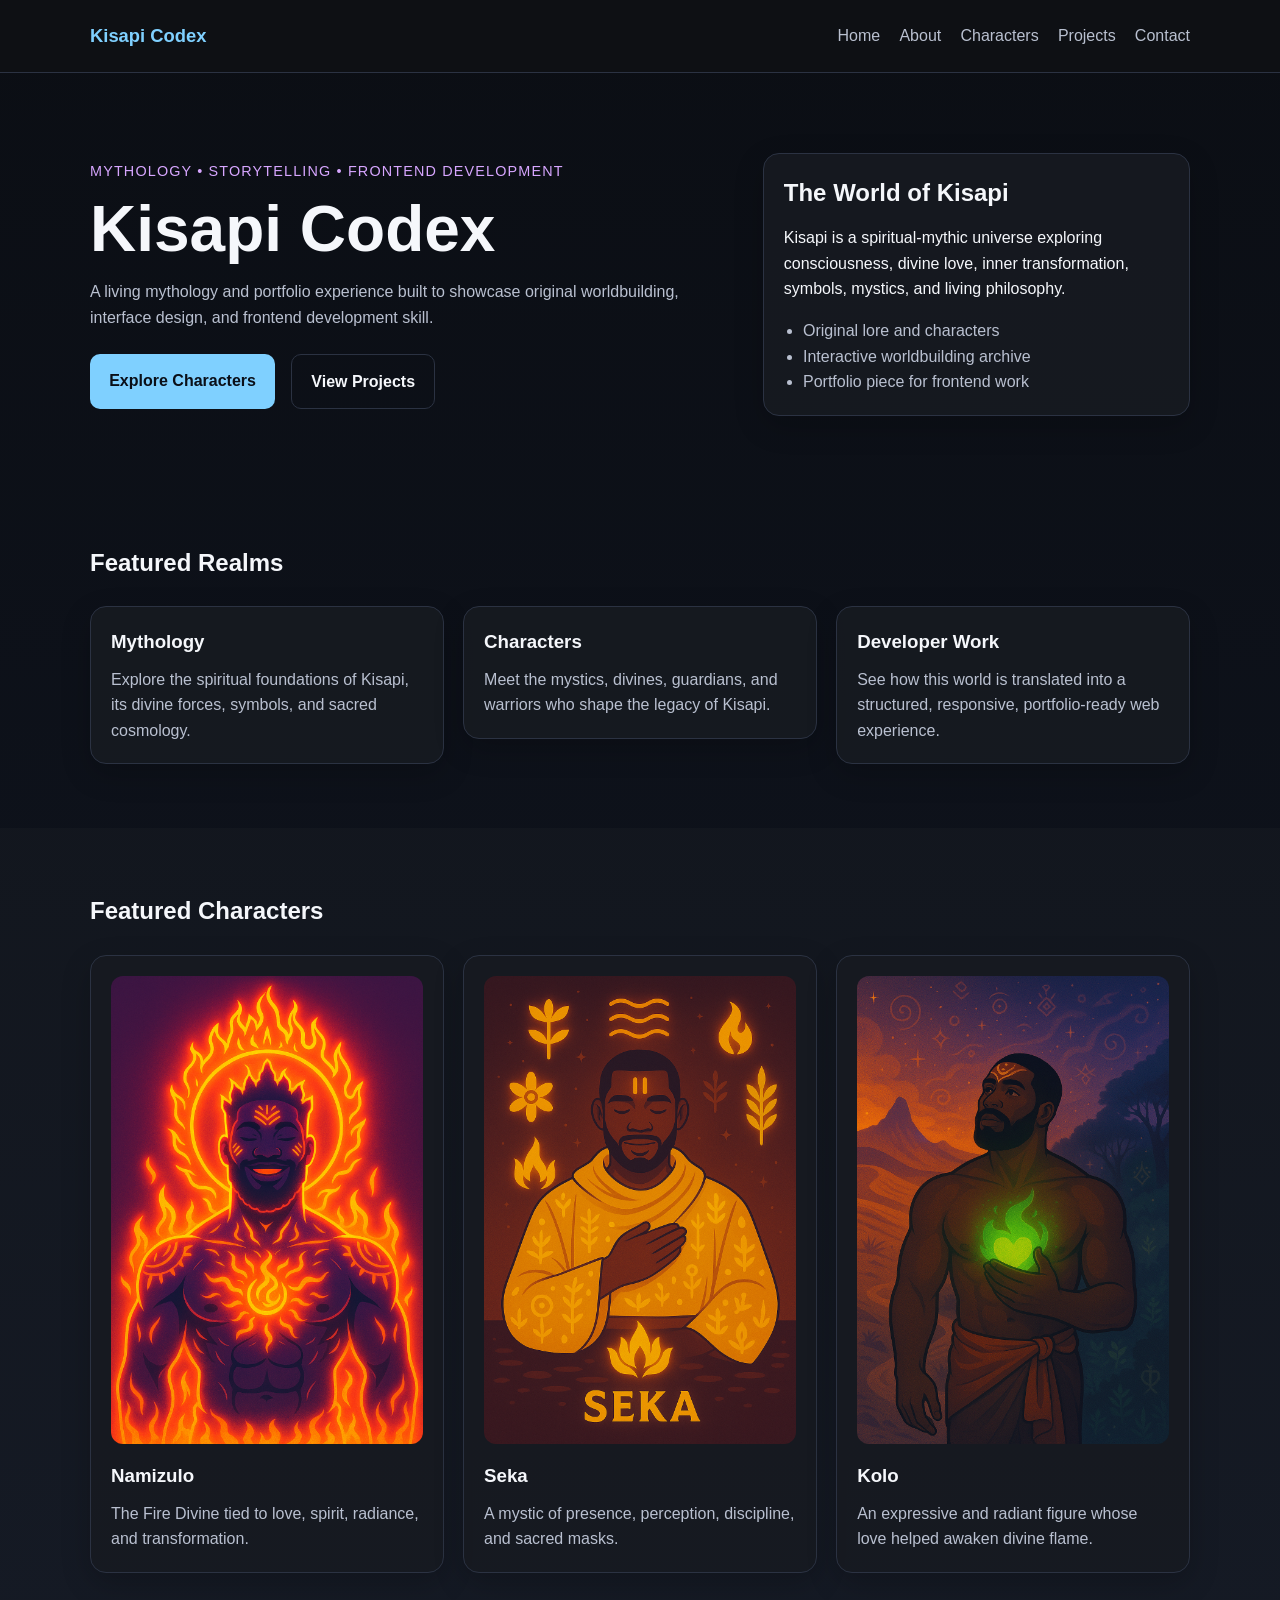
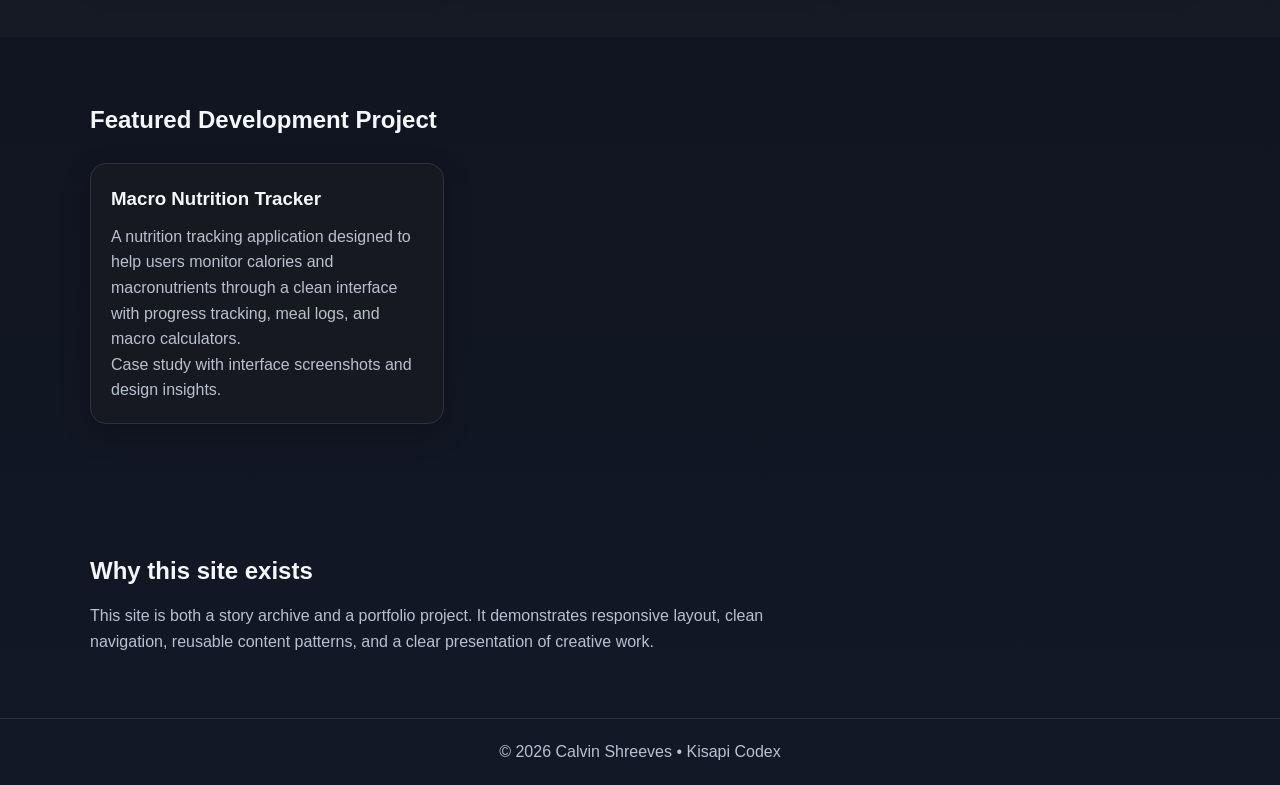
<file: index.html>
<!doctype html>
<html lang="en">
  <head>
    <meta charset="UTF-8" />
    <meta name="viewport" content="width=device-width, initial-scale=1.0" />
    <title>Kisapi Codex | Home</title>
    <link rel="stylesheet" href="css/style.css" />
  </head>
  <body>
    <header class="site-header">
      <div class="container nav">
        <a href="index.html" class="logo">Kisapi Codex</a>

        <button
          class="nav-toggle"
          id="navToggle"
          aria-label="Toggle navigation"
        >
          ☰
        </button>

        <nav class="site-nav" id="siteNav">
          <a href="index.html">Home</a>
          <a href="about.html">About</a>
          <a href="characters.html">Characters</a>
          <a href="projects.html">Projects</a>
          <a href="contact.html">Contact</a>
        </nav>
      </div>
    </header>

    <main>
      <section class="hero">
        <div class="container hero-grid">
          <div>
            <p class="eyebrow">
              Mythology • Storytelling • Frontend Development
            </p>
            <h1>Kisapi Codex</h1>
            <p class="hero-text">
              A living mythology and portfolio experience built to showcase
              original worldbuilding, interface design, and frontend development
              skill.
            </p>
            <div class="hero-actions">
              <a href="characters.html" class="btn">Explore Characters</a>
              <a href="projects.html" class="btn btn-secondary"
                >View Projects</a
              >
            </div>
          </div>

          <div class="hero-card">
            <h2>The World of Kisapi</h2>
            <p>
              Kisapi is a spiritual-mythic universe exploring consciousness,
              divine love, inner transformation, symbols, mystics, and living
              philosophy.
            </p>
            <ul>
              <li>Original lore and characters</li>
              <li>Interactive worldbuilding archive</li>
              <li>Portfolio piece for frontend work</li>
            </ul>
          </div>
        </div>
      </section>

      <section class="section">
        <div class="container">
          <h2>Featured Realms</h2>
          <div class="card-grid">
            <a href="about.html" class="card-link">
              <article class="card">
                <h3>Mythology</h3>
                <p>
                  Explore the spiritual foundations of Kisapi, its divine
                  forces, symbols, and sacred cosmology.
                </p>
              </article>
            </a>

            <a href="characters.html" class="card-link">
              <article class="card">
                <h3>Characters</h3>
                <p>
                  Meet the mystics, divines, guardians, and warriors who shape
                  the legacy of Kisapi.
                </p>
              </article>
            </a>

            <a href="projects.html" class="card-link">
              <article class="card">
                <h3>Developer Work</h3>
                <p>
                  See how this world is translated into a structured,
                  responsive, portfolio-ready web experience.
                </p>
              </article>
            </a>
          </div>
        </div>
      </section>

      <section class="section alt">
        <div class="container">
          <h2>Featured Characters</h2>

          <div class="card-grid">
            <a href="namizulo.html" class="card-link">
              <article class="card">
                <img src="images/Namizulo.PNG" class="card-img" />
                <h3>Namizulo</h3>
                <p>
                  The Fire Divine tied to love, spirit, radiance, and
                  transformation.
                </p>
              </article>
            </a>

            <a href="seka.html" class="card-link">
              <article class="card">
                <img src="images/seka.PNG" class="card-img" />
                <h3>Seka</h3>
                <p>
                  A mystic of presence, perception, discipline, and sacred
                  masks.
                </p>
              </article>
            </a>

            <a href="kolo.html" class="card-link">
              <article class="card">
                <img src="images/Kolo.PNG" class="card-img" />
                <h3>Kolo</h3>
                <p>
                  An expressive and radiant figure whose love helped awaken
                  divine flame.
                </p>
              </article>
            </a>
          </div>
        </div>
      </section>
      <section class="section">
        <div class="container">
          <h2>Featured Development Project</h2>

          <div class="card-grid">
            <a href="macro-tracker.html" class="card-link">
              <article class="card">
                <h3>Macro Nutrition Tracker</h3>

                <p>
                  A nutrition tracking application designed to help users
                  monitor calories and macronutrients through a clean interface
                  with progress tracking, meal logs, and macro calculators.
                </p>

                <p class="card-note">
                  Case study with interface screenshots and design insights.
                </p>
              </article>
            </a>
          </div>
        </div>
      </section>
      <section class="section">
        <div class="container">
          <h2>Why this site exists</h2>
          <p class="max-text">
            This site is both a story archive and a portfolio project. It
            demonstrates responsive layout, clean navigation, reusable content
            patterns, and a clear presentation of creative work.
          </p>
        </div>
      </section>
    </main>

    <footer class="site-footer">
      <div class="container">
        <p>© 2026 Calvin Shreeves • Kisapi Codex</p>
      </div>
    </footer>

    <script src="js/script.js"></script>
  </body>
</html>
</file>
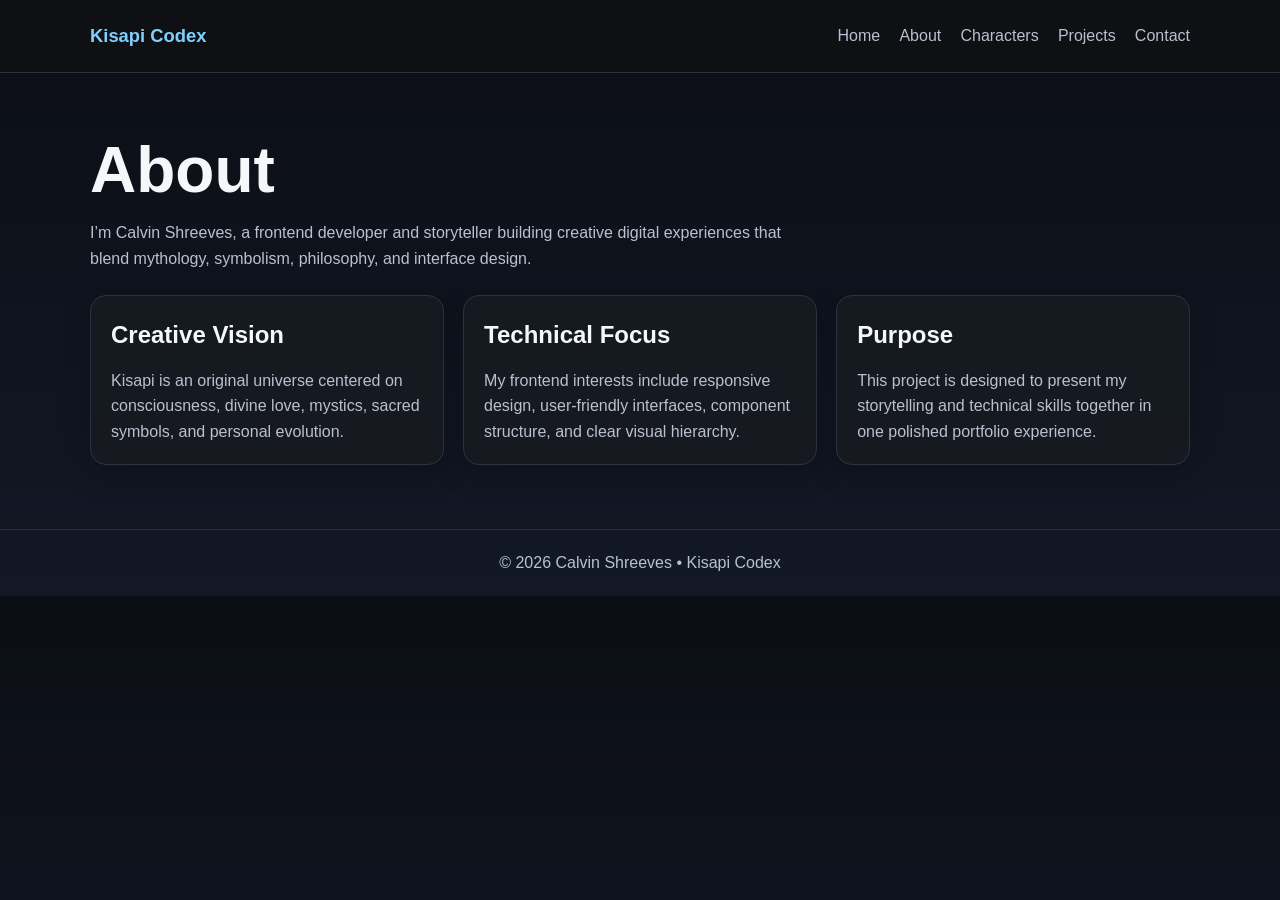
<file: about.html>
<!doctype html>
<html lang="en">
  <head>
    <meta charset="UTF-8" />
    <meta name="viewport" content="width=device-width, initial-scale=1.0" />
    <title>Kisapi Codex | About</title>
    <link rel="stylesheet" href="css/style.css" />
  </head>
  <body>
    <header class="site-header">
      <div class="container nav">
        <a href="index.html" class="logo">Kisapi Codex</a>
        <button
          class="nav-toggle"
          id="navToggle"
          aria-label="Toggle navigation"
        >
          ☰
        </button>
        <nav class="site-nav" id="siteNav">
          <a href="index.html">Home</a>
          <a href="about.html">About</a>
          <a href="characters.html">Characters</a>
          <a href="projects.html">Projects</a>
          <a href="contact.html">Contact</a>
        </nav>
      </div>
    </header>

    <main class="section">
      <div class="container">
        <h1>About</h1>
        <p class="max-text">
          I’m Calvin Shreeves, a frontend developer and storyteller building
          creative digital experiences that blend mythology, symbolism,
          philosophy, and interface design.
        </p>

        <div class="card-grid">
          <article class="card">
            <h2>Creative Vision</h2>
            <p>
              Kisapi is an original universe centered on consciousness, divine
              love, mystics, sacred symbols, and personal evolution.
            </p>
          </article>

          <article class="card">
            <h2>Technical Focus</h2>
            <p>
              My frontend interests include responsive design, user-friendly
              interfaces, component structure, and clear visual hierarchy.
            </p>
          </article>

          <article class="card">
            <h2>Purpose</h2>
            <p>
              This project is designed to present my storytelling and technical
              skills together in one polished portfolio experience.
            </p>
          </article>
        </div>
      </div>
    </main>

    <footer class="site-footer">
      <div class="container">
        <p>© 2026 Calvin Shreeves • Kisapi Codex</p>
      </div>
    </footer>

    <script src="js/script.js"></script>
  </body>
</html>
</file>
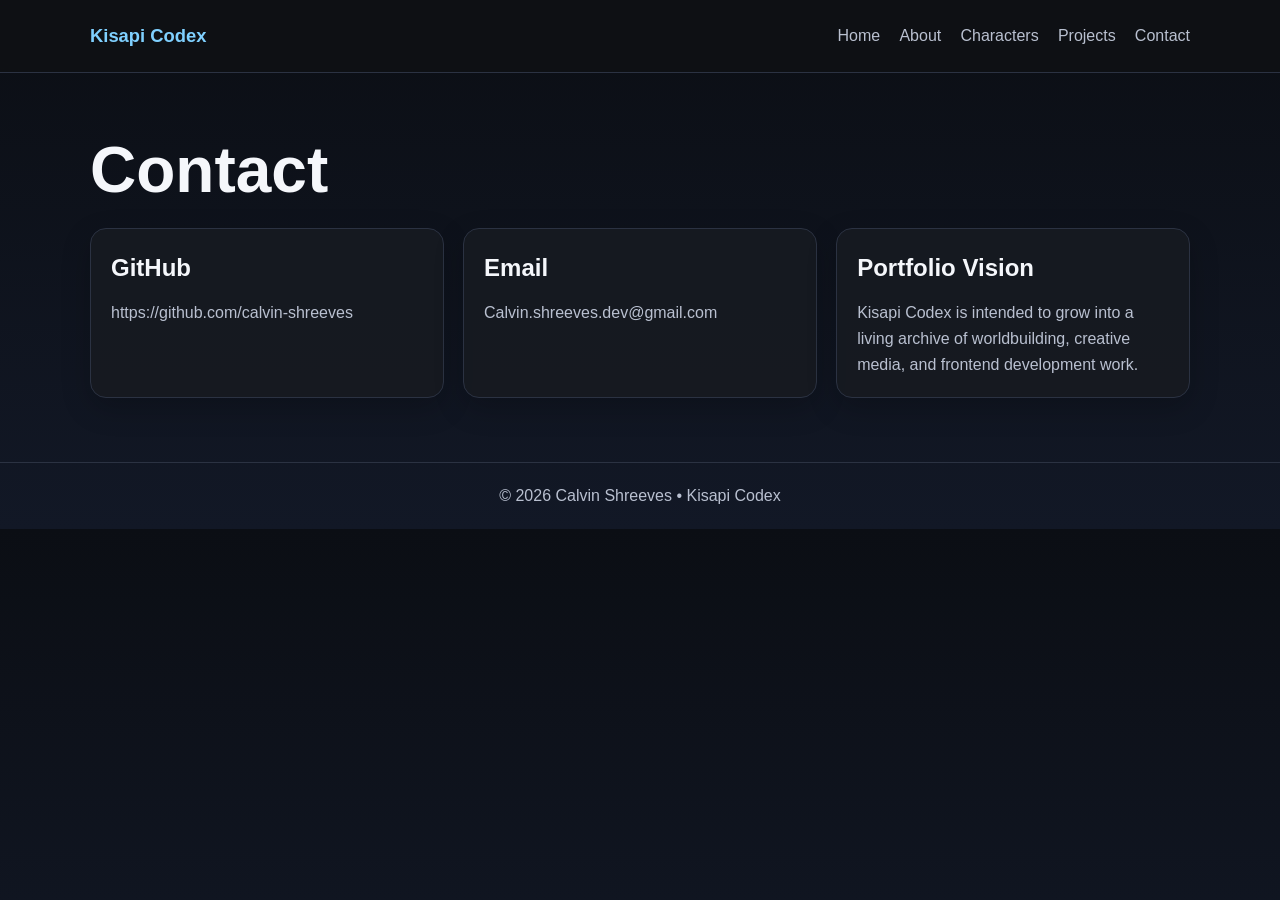
<file: contact.html>
<!doctype html>
<html lang="en">
  <head>
    <meta charset="UTF-8" />
    <meta name="viewport" content="width=device-width, initial-scale=1.0" />
    <title>Kisapi Codex | Contact</title>
    <link rel="stylesheet" href="css/style.css" />
  </head>
  <body>
    <header class="site-header">
      <div class="container nav">
        <a href="index.html" class="logo">Kisapi Codex</a>
        <button
          class="nav-toggle"
          id="navToggle"
          aria-label="Toggle navigation"
        >
          ☰
        </button>
        <nav class="site-nav" id="siteNav">
          <a href="index.html">Home</a>
          <a href="about.html">About</a>
          <a href="characters.html">Characters</a>
          <a href="projects.html">Projects</a>
          <a href="contact.html">Contact</a>
        </nav>
      </div>
    </header>

    <main class="section">
      <div class="container">
        <h1>Contact</h1>
        <div class="card-grid">
          <article class="card">
            <h2>GitHub</h2>
            <p>https://github.com/calvin-shreeves</p>
          </article>

          <article class="card">
            <h2>Email</h2>
            <p>Calvin.shreeves.dev@gmail.com</p>
          </article>

          <article class="card">
            <h2>Portfolio Vision</h2>
            <p>
              Kisapi Codex is intended to grow into a living archive of
              worldbuilding, creative media, and frontend development work.
            </p>
          </article>
        </div>
      </div>
    </main>

    <footer class="site-footer">
      <div class="container">
        <p>© 2026 Calvin Shreeves • Kisapi Codex</p>
      </div>
    </footer>

    <script src="js/script.js"></script>
  </body>
</html>
</file>
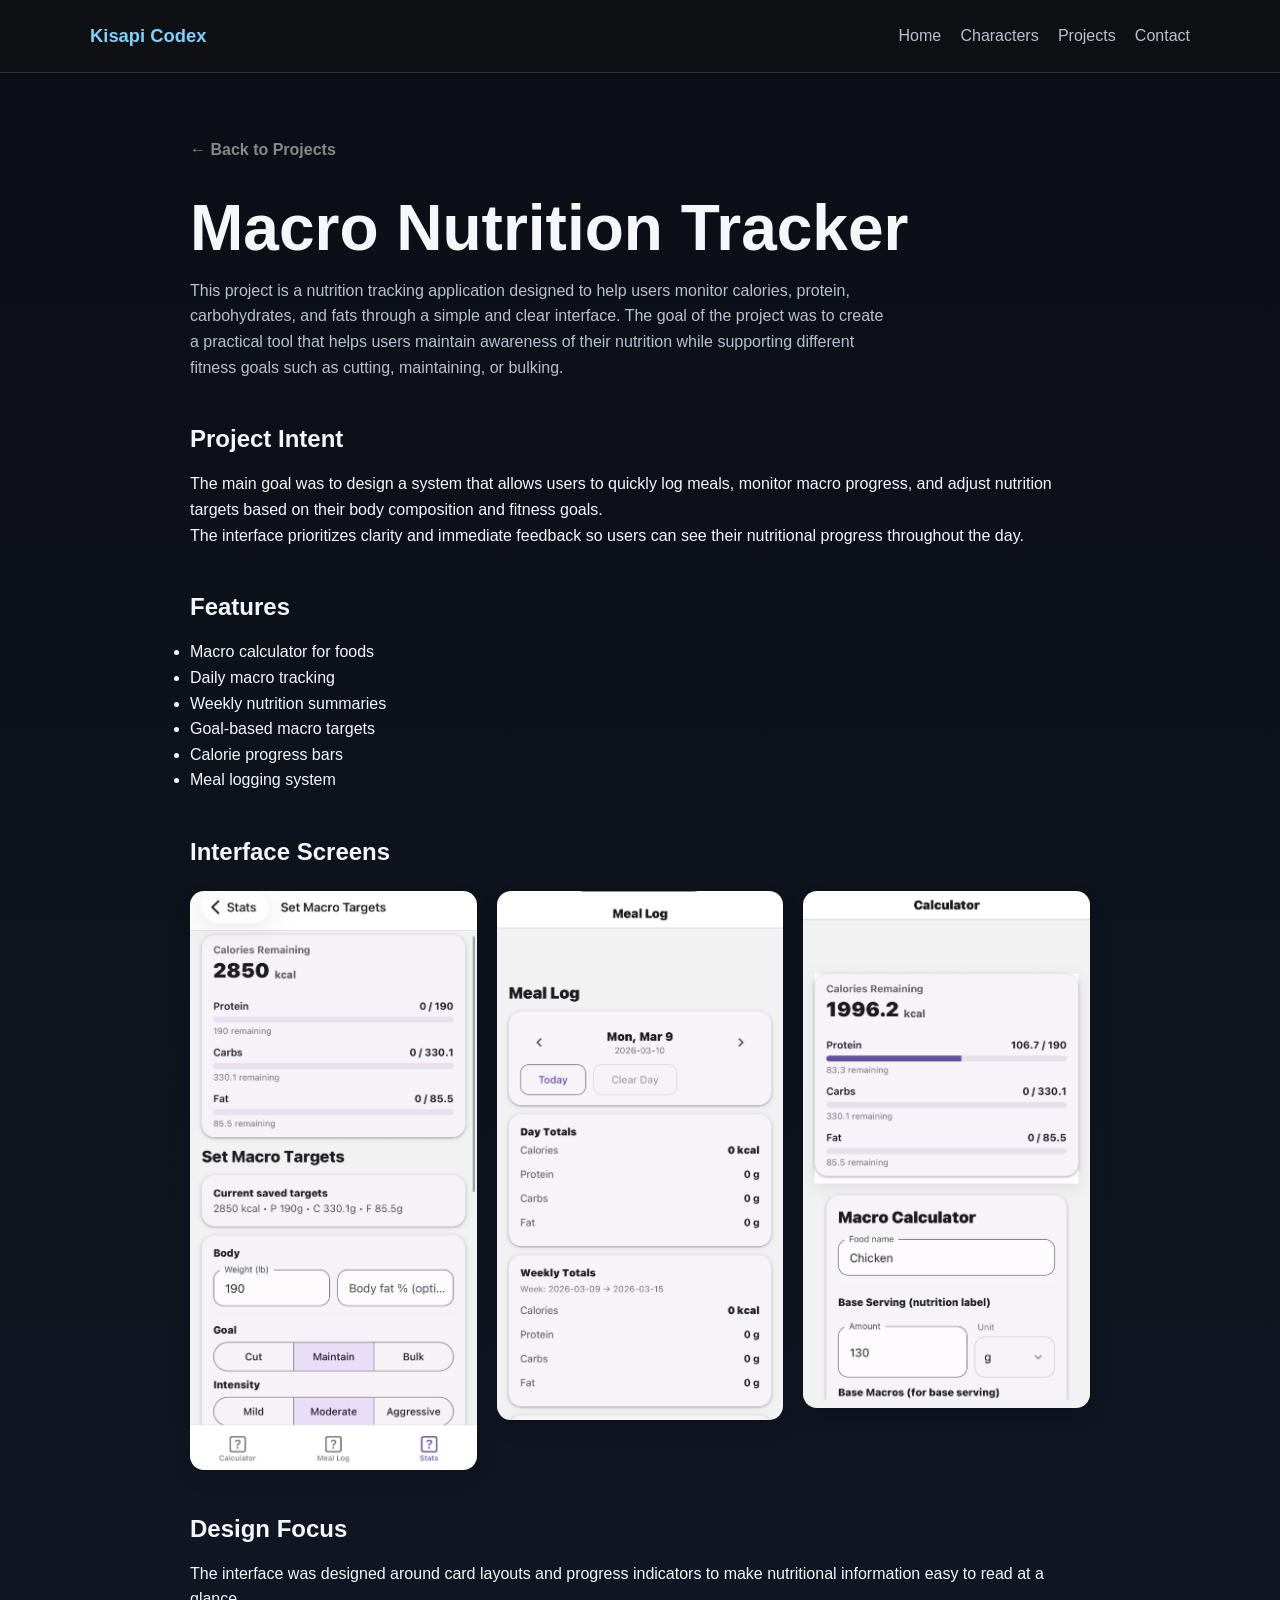
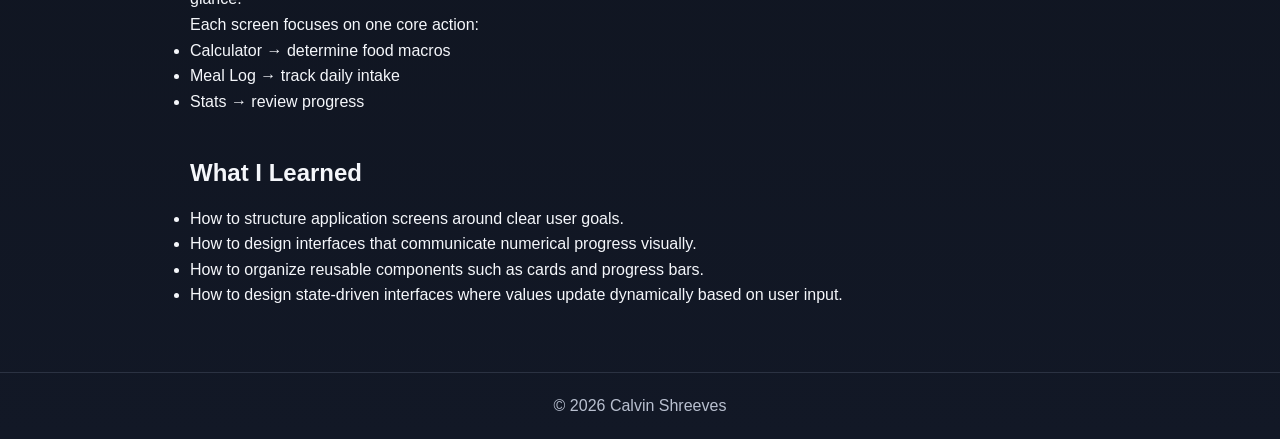
<file: macro-tracker.html>
<!doctype html>
<html lang="en">
  <head>
    <meta charset="UTF-8" />
    <meta name="viewport" content="width=device-width, initial-scale=1.0" />
    <title>Macro Nutrition Tracker | Portfolio</title>

    <link rel="stylesheet" href="css/style.css" />
  </head>

  <body>
    <header class="site-header">
      <div class="container nav">
        <a href="index.html" class="logo">Kisapi Codex</a>

        <nav class="site-nav">
          <a href="index.html">Home</a>
          <a href="characters.html">Characters</a>
          <a href="projects.html">Projects</a>
          <a href="contact.html">Contact</a>
        </nav>
      </div>
    </header>

    <main class="section">
      <div class="container project-container">
        <a href="projects.html" class="back-link">← Back to Projects</a>

        <h1>Macro Nutrition Tracker</h1>

        <p class="max-text">
          This project is a nutrition tracking application designed to help
          users monitor calories, protein, carbohydrates, and fats through a
          simple and clear interface. The goal of the project was to create a
          practical tool that helps users maintain awareness of their nutrition
          while supporting different fitness goals such as cutting, maintaining,
          or bulking.
        </p>

        <section class="project-section">
          <h2>Project Intent</h2>

          <p>
            The main goal was to design a system that allows users to quickly
            log meals, monitor macro progress, and adjust nutrition targets
            based on their body composition and fitness goals.
          </p>

          <p>
            The interface prioritizes clarity and immediate feedback so users
            can see their nutritional progress throughout the day.
          </p>
        </section>

        <section class="project-section">
          <h2>Features</h2>

          <ul>
            <li>Macro calculator for foods</li>
            <li>Daily macro tracking</li>
            <li>Weekly nutrition summaries</li>
            <li>Goal-based macro targets</li>
            <li>Calorie progress bars</li>
            <li>Meal logging system</li>
          </ul>
        </section>

        <section class="project-section">
          <h2>Interface Screens</h2>

          <div class="project-gallery">
            <img src="images/setTargets.jpeg" alt="Macro targets screen" />

            <img src="images/mealLog.jpeg" alt="Meal log screen" />

            <img
              src="images/calculateMacros.jpeg"
              alt="Macro calculator screen"
            />
          </div>
        </section>

        <section class="project-section">
          <h2>Design Focus</h2>

          <p>
            The interface was designed around card layouts and progress
            indicators to make nutritional information easy to read at a glance.
          </p>

          <p>Each screen focuses on one core action:</p>

          <ul>
            <li>Calculator → determine food macros</li>
            <li>Meal Log → track daily intake</li>
            <li>Stats → review progress</li>
          </ul>
        </section>

        <section class="project-section">
          <h2>What I Learned</h2>

          <ul>
            <li>
              How to structure application screens around clear user goals.
            </li>

            <li>
              How to design interfaces that communicate numerical progress
              visually.
            </li>

            <li>
              How to organize reusable components such as cards and progress
              bars.
            </li>

            <li>
              How to design state-driven interfaces where values update
              dynamically based on user input.
            </li>
          </ul>
        </section>
      </div>
    </main>

    <footer class="site-footer">
      <div class="container">
        <p>© 2026 Calvin Shreeves</p>
      </div>
    </footer>
  </body>
</html>
</file>
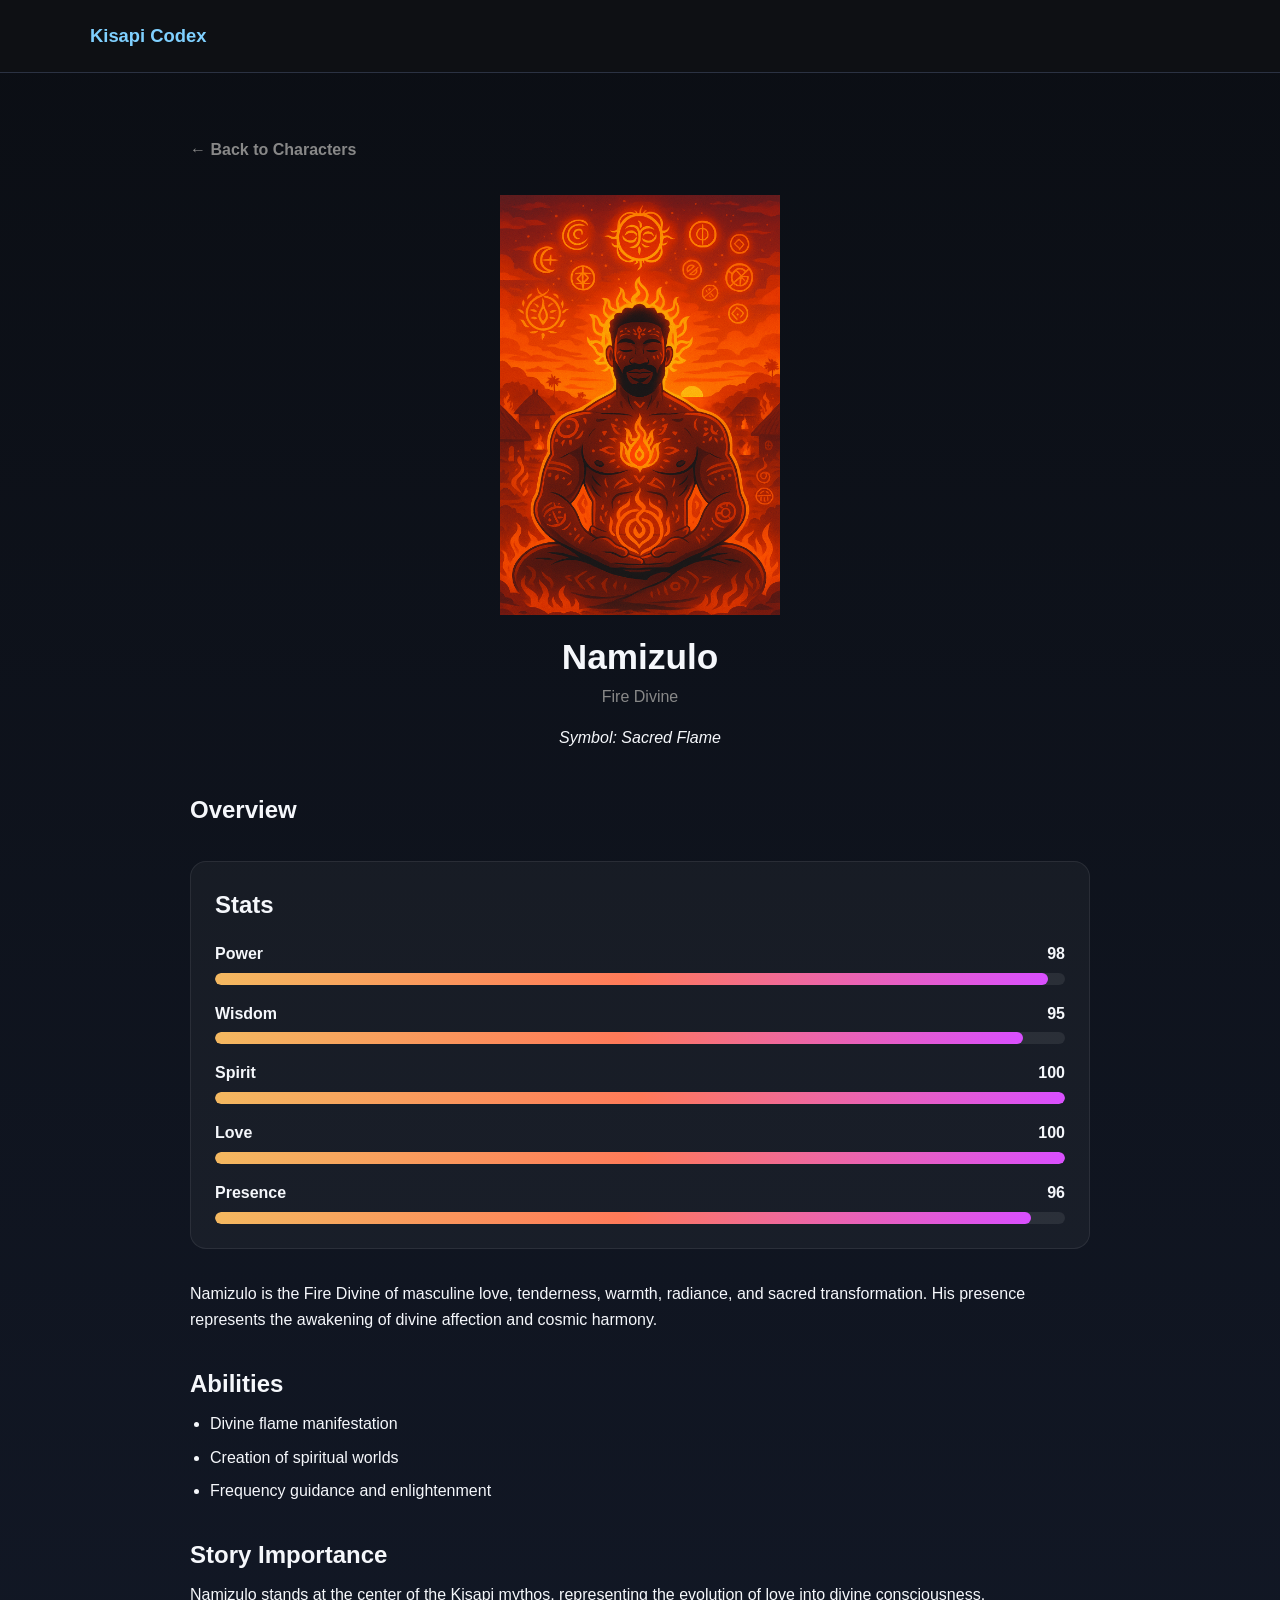
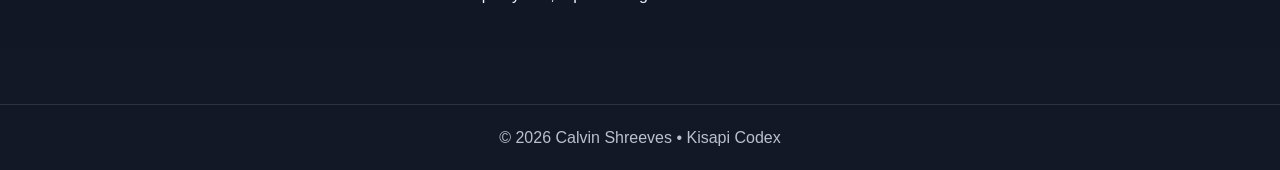
<file: namizulo.html>
<!doctype html>
<html lang="en">
  <head>
    <meta charset="UTF-8" />
    <meta name="viewport" content="width=device-width, initial-scale=1.0" />
    <title>Namizulo | Kisapi Codex</title>
    <link rel="stylesheet" href="css/style.css" />
  </head>

  <body>
    <header class="site-header">
      <div class="container nav">
        <a href="index.html" class="logo">Kisapi Codex</a>
      </div>
    </header>

    <main class="section">
      <div class="container profile-container">
        <a href="characters.html" class="back-link">← Back to Characters</a>

        <div class="profile-header">
          <img
            src="images/Namizulo-meditating.PNG"
            alt="Namizulo the Fire Divine"
            class="profile-image"
          />

          <h1 class="profile-title">Namizulo</h1>

          <p class="profile-role">Fire Divine</p>

          <p class="profile-symbol">Symbol: Sacred Flame</p>
        </div>

        <section class="profile-section">
          <h2>Overview</h2>
          <section class="stats-panel">
            <h2>Stats</h2>

            <div class="stat-row">
              <div class="stat-top">
                <span>Power</span>
                <span>98</span>
              </div>
              <div class="stat-bar">
                <div class="stat-fill" style="width: 98%"></div>
              </div>
            </div>

            <div class="stat-row">
              <div class="stat-top">
                <span>Wisdom</span>
                <span>95</span>
              </div>
              <div class="stat-bar">
                <div class="stat-fill" style="width: 95%"></div>
              </div>
            </div>

            <div class="stat-row">
              <div class="stat-top">
                <span>Spirit</span>
                <span>100</span>
              </div>
              <div class="stat-bar">
                <div class="stat-fill" style="width: 100%"></div>
              </div>
            </div>

            <div class="stat-row">
              <div class="stat-top">
                <span>Love</span>
                <span>100</span>
              </div>
              <div class="stat-bar">
                <div class="stat-fill" style="width: 100%"></div>
              </div>
            </div>

            <div class="stat-row">
              <div class="stat-top">
                <span>Presence</span>
                <span>96</span>
              </div>
              <div class="stat-bar">
                <div class="stat-fill" style="width: 96%"></div>
              </div>
            </div>
          </section>
          <p>
            Namizulo is the Fire Divine of masculine love, tenderness, warmth,
            radiance, and sacred transformation. His presence represents the
            awakening of divine affection and cosmic harmony.
          </p>
        </section>

        <section class="profile-section">
          <h2>Abilities</h2>

          <ul>
            <li>Divine flame manifestation</li>
            <li>Creation of spiritual worlds</li>
            <li>Frequency guidance and enlightenment</li>
          </ul>
        </section>

        <section class="profile-section">
          <h2>Story Importance</h2>

          <p>
            Namizulo stands at the center of the Kisapi mythos, representing the
            evolution of love into divine consciousness.
          </p>
        </section>
      </div>
    </main>

    <footer class="site-footer">
      <div class="container">
        <p>© 2026 Calvin Shreeves • Kisapi Codex</p>
      </div>
    </footer>
  </body>
</html>
</file>
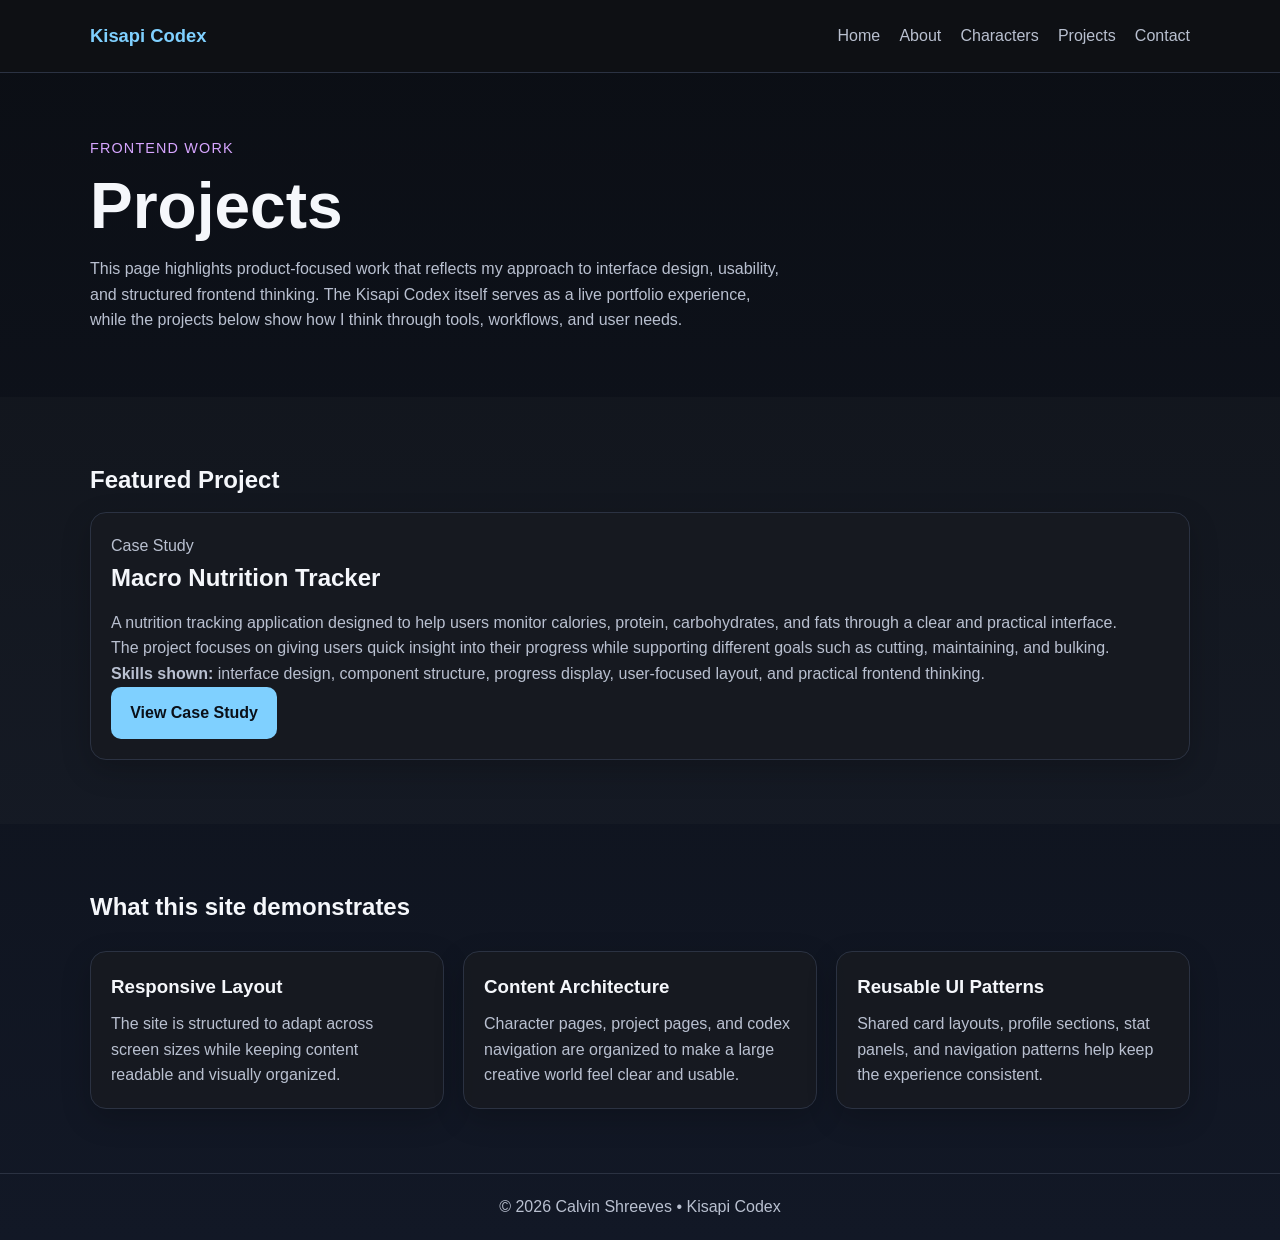
<file: projects.html>
<!doctype html>
<html lang="en">
  <head>
    <meta charset="UTF-8" />
    <meta name="viewport" content="width=device-width, initial-scale=1.0" />
    <title>Kisapi Codex | Projects</title>
    <link rel="stylesheet" href="css/style.css" />
  </head>
  <body>
    <header class="site-header">
      <div class="container nav">
        <a href="index.html" class="logo">Kisapi Codex</a>
        <button
          class="nav-toggle"
          id="navToggle"
          aria-label="Toggle navigation"
        >
          ☰
        </button>
        <nav class="site-nav" id="siteNav">
          <a href="index.html">Home</a>
          <a href="about.html">About</a>
          <a href="characters.html">Characters</a>
          <a href="projects.html">Projects</a>
          <a href="contact.html">Contact</a>
        </nav>
      </div>
    </header>

    <main>
      <section class="section">
        <div class="container projects-container">
          <p class="eyebrow">Frontend Work</p>
          <h1>Projects</h1>
          <p class="max-text">
            This page highlights product-focused work that reflects my approach
            to interface design, usability, and structured frontend thinking.
            The Kisapi Codex itself serves as a live portfolio experience, while
            the projects below show how I think through tools, workflows, and
            user needs.
          </p>
        </div>
      </section>

      <section class="section alt">
        <div class="container projects-container">
          <h2>Featured Project</h2>

          <article class="card project-feature">
            <div class="project-copy">
              <p class="project-label">Case Study</p>
              <h2>Macro Nutrition Tracker</h2>
              <p>
                A nutrition tracking application designed to help users monitor
                calories, protein, carbohydrates, and fats through a clear and
                practical interface.
              </p>

              <p>
                The project focuses on giving users quick insight into their
                progress while supporting different goals such as cutting,
                maintaining, and bulking.
              </p>

              <p>
                <strong>Skills shown:</strong> interface design, component
                structure, progress display, user-focused layout, and practical
                frontend thinking.
              </p>

              <a href="macro-tracker.html" class="btn">View Case Study</a>
            </div>
          </article>
        </div>
      </section>

      <section class="section">
        <div class="container projects-container">
          <h2>What this site demonstrates</h2>

          <div class="card-grid">
            <article class="card">
              <h3>Responsive Layout</h3>
              <p>
                The site is structured to adapt across screen sizes while
                keeping content readable and visually organized.
              </p>
            </article>

            <article class="card">
              <h3>Content Architecture</h3>
              <p>
                Character pages, project pages, and codex navigation are
                organized to make a large creative world feel clear and usable.
              </p>
            </article>

            <article class="card">
              <h3>Reusable UI Patterns</h3>
              <p>
                Shared card layouts, profile sections, stat panels, and
                navigation patterns help keep the experience consistent.
              </p>
            </article>
          </div>
        </div>
      </section>
    </main>

    <footer class="site-footer">
      <div class="container">
        <p>© 2026 Calvin Shreeves • Kisapi Codex</p>
      </div>
    </footer>

    <script src="js/script.js"></script>
  </body>
</html>
</file>
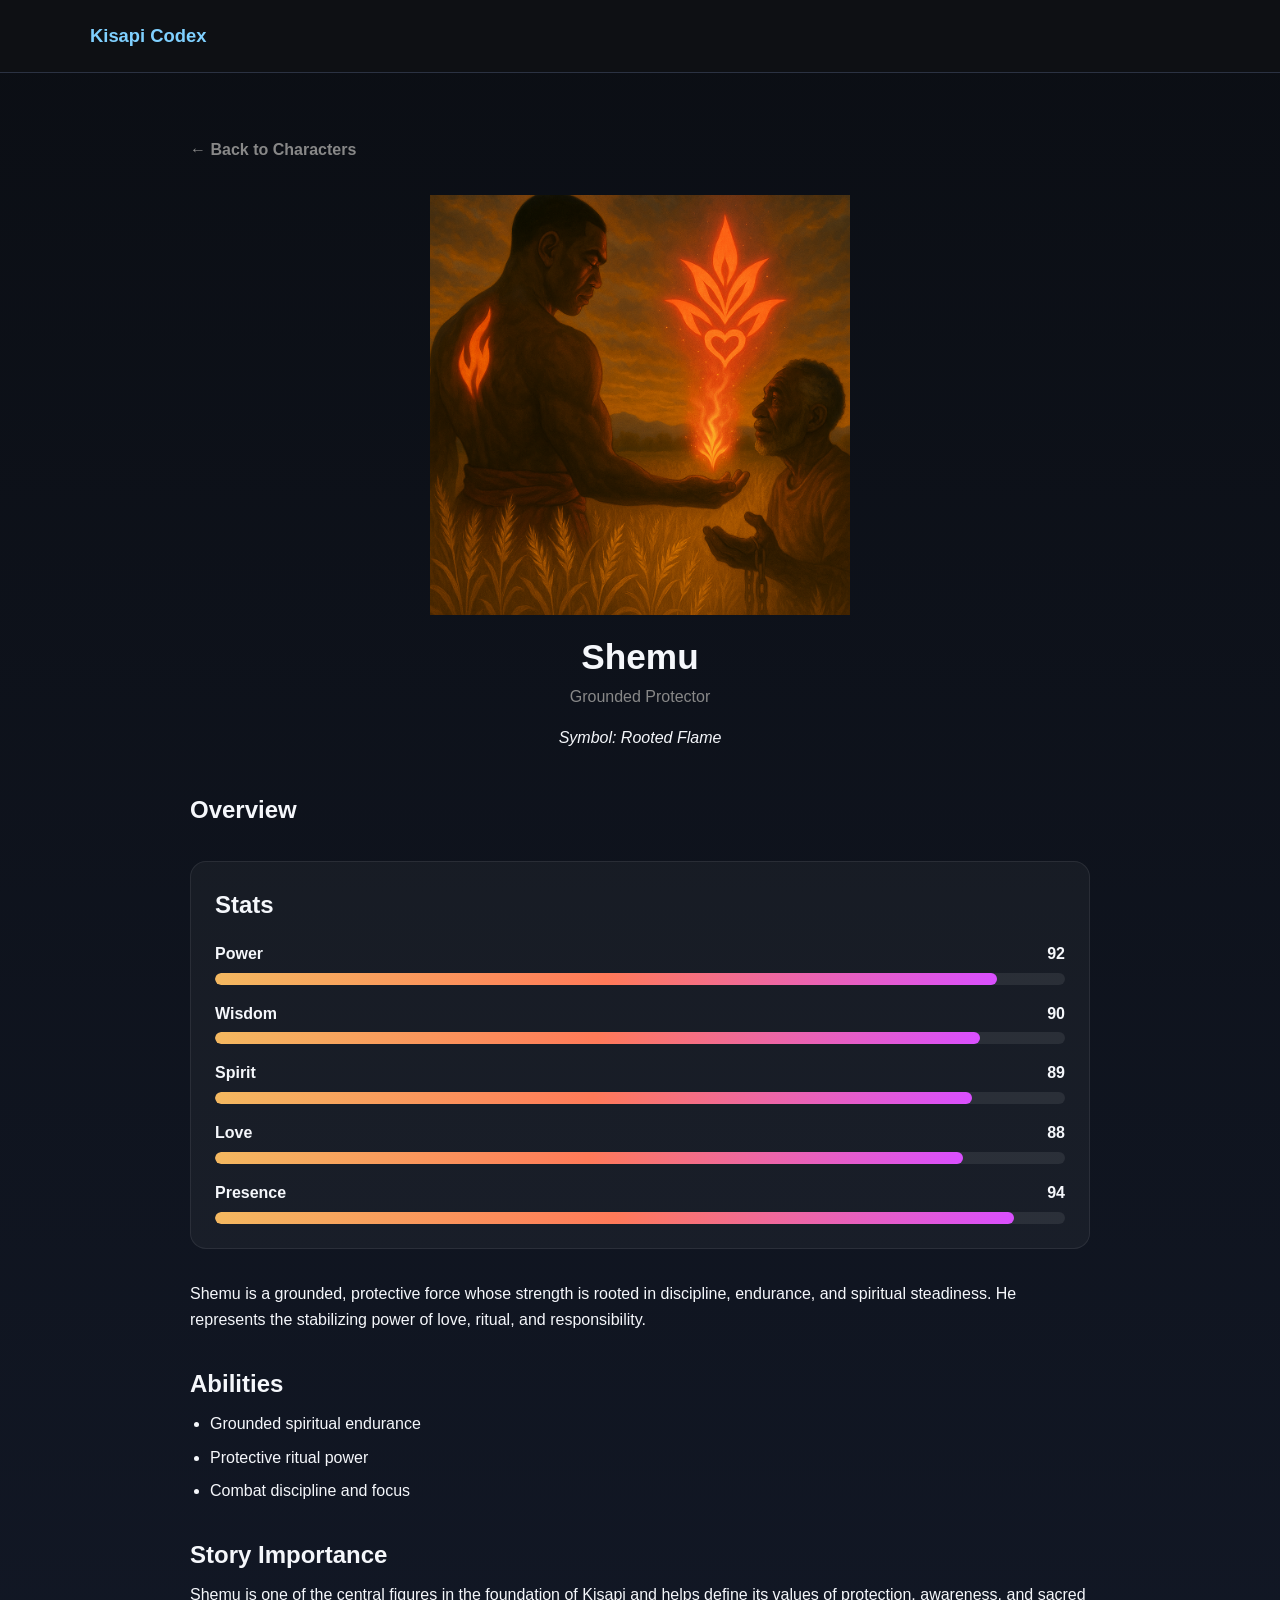
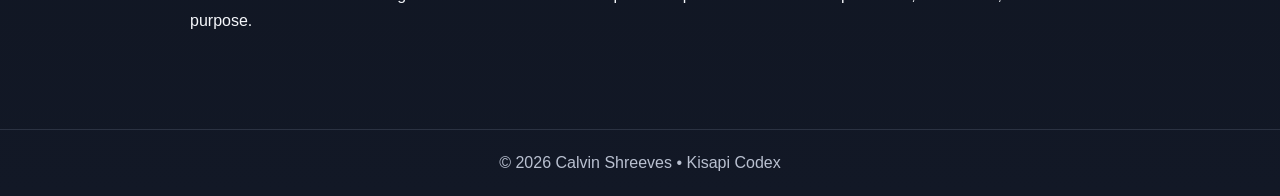
<file: shemu.html>
<!doctype html>
<html lang="en">
  <head>
    <meta charset="UTF-8" />
    <meta name="viewport" content="width=device-width, initial-scale=1.0" />
    <title>Shemu | Kisapi Codex</title>
    <link rel="stylesheet" href="css/style.css" />
  </head>
  <body>
    <header class="site-header">
      <div class="container nav">
        <a href="index.html" class="logo">Kisapi Codex</a>
      </div>
    </header>

    <main class="section">
      <div class="container profile-container">
        <a href="characters.html" class="back-link">← Back to Characters</a>

        <div class="profile-header">
          <img
            src="images/shemu offering.PNG"
            alt="Shemu, the grounded protector"
            class="profile-image"
          />

          <h1 class="profile-title">Shemu</h1>
          <p class="profile-role">Grounded Protector</p>
          <p class="profile-symbol">Symbol: Rooted Flame</p>
        </div>

        <section class="profile-section">
          <h2>Overview</h2>
          <section class="stats-panel">
            <h2>Stats</h2>

            <div class="stat-row">
              <div class="stat-top"><span>Power</span><span>92</span></div>
              <div class="stat-bar">
                <div class="stat-fill" style="width: 92%"></div>
              </div>
            </div>

            <div class="stat-row">
              <div class="stat-top"><span>Wisdom</span><span>90</span></div>
              <div class="stat-bar">
                <div class="stat-fill" style="width: 90%"></div>
              </div>
            </div>

            <div class="stat-row">
              <div class="stat-top"><span>Spirit</span><span>89</span></div>
              <div class="stat-bar">
                <div class="stat-fill" style="width: 89%"></div>
              </div>
            </div>

            <div class="stat-row">
              <div class="stat-top"><span>Love</span><span>88</span></div>
              <div class="stat-bar">
                <div class="stat-fill" style="width: 88%"></div>
              </div>
            </div>

            <div class="stat-row">
              <div class="stat-top"><span>Presence</span><span>94</span></div>
              <div class="stat-bar">
                <div class="stat-fill" style="width: 94%"></div>
              </div>
            </div>
          </section>
          <p>
            Shemu is a grounded, protective force whose strength is rooted in
            discipline, endurance, and spiritual steadiness. He represents the
            stabilizing power of love, ritual, and responsibility.
          </p>
        </section>

        <section class="profile-section">
          <h2>Abilities</h2>
          <ul>
            <li>Grounded spiritual endurance</li>
            <li>Protective ritual power</li>
            <li>Combat discipline and focus</li>
          </ul>
        </section>

        <section class="profile-section">
          <h2>Story Importance</h2>
          <p>
            Shemu is one of the central figures in the foundation of Kisapi and
            helps define its values of protection, awareness, and sacred
            purpose.
          </p>
        </section>
      </div>
    </main>

    <footer class="site-footer">
      <div class="container">
        <p>© 2026 Calvin Shreeves • Kisapi Codex</p>
      </div>
    </footer>
  </body>
</html>
</file>
<file: css/style.css>
* {
  box-sizing: border-box;
  margin: 0;
  padding: 0;
}

:root {
  --bg: #0f1115;
  --panel: #171a21;
  --panel-2: #1f2430;
  --text: #f5f7fb;
  --muted: #b9c0d0;
  --accent: #7fd0ff;
  --accent-2: #d7a6ff;
  --border: #2b3242;
  --max-width: 1100px;
}

body {
  font-family: Arial, Helvetica, sans-serif;
  background: linear-gradient(180deg, #0b0e14 0%, #121826 100%);
  color: var(--text);
  line-height: 1.6;
}

a {
  color: inherit;
  text-decoration: none;
}

.container {
  width: min(92%, var(--max-width));
  margin: 0 auto;
}

.site-header {
  position: sticky;
  top: 0;
  z-index: 10;
  background: rgba(15, 17, 21, 0.94);
  border-bottom: 1px solid var(--border);
  backdrop-filter: blur(10px);
}

.nav {
  display: flex;
  align-items: center;
  justify-content: space-between;
  min-height: 72px;
}

.logo {
  font-size: 1.15rem;
  font-weight: 700;
  color: var(--accent);
}

.site-nav {
  display: flex;
  gap: 1.2rem;
}

.site-nav a {
  color: var(--muted);
  transition: color 0.2s ease;
}

.site-nav a:hover {
  color: var(--text);
}

.nav-toggle {
  display: none;
  background: transparent;
  border: 1px solid var(--border);
  color: var(--text);
  padding: 0.45rem 0.7rem;
  border-radius: 8px;
  cursor: pointer;
}

.hero {
  padding: 5rem 0 4rem;
}

.hero-grid {
  display: grid;
  grid-template-columns: 1.2fr 0.8fr;
  gap: 2rem;
  align-items: center;
}

.eyebrow {
  color: var(--accent-2);
  text-transform: uppercase;
  letter-spacing: 0.08em;
  margin-bottom: 0.8rem;
  font-size: 0.9rem;
}

h1 {
  font-size: clamp(2.2rem, 5vw, 4rem);
  line-height: 1.05;
  margin-bottom: 1rem;
}

h2 {
  font-size: 1.5rem;
  margin-bottom: 0.8rem;
}

h3 {
  margin-bottom: 0.6rem;
}

.hero-text,
.max-text {
  color: var(--muted);
  max-width: 700px;
}

.hero-actions {
  display: flex;
  gap: 1rem;
  margin-top: 1.5rem;
  flex-wrap: wrap;
}

.btn {
  display: inline-block;
  background: var(--accent);
  color: #0a0f18;
  padding: 0.85rem 1.2rem;
  border-radius: 10px;
  font-weight: 700;
}

.btn-secondary {
  background: transparent;
  color: var(--text);
  border: 1px solid var(--border);
}

.hero-card,
.card {
  background: rgba(23, 26, 33, 0.9);
  border: 1px solid var(--border);
  border-radius: 16px;
  padding: 1.25rem;
  box-shadow: 0 10px 30px rgba(0, 0, 0, 0.2);
}

.hero-card ul {
  margin-top: 1rem;
  padding-left: 1.2rem;
  color: var(--muted);
}

.section {
  padding: 4rem 0;
}

.alt {
  background: rgba(255, 255, 255, 0.02);
}

.card-grid {
  display: grid;
  grid-template-columns: repeat(3, 1fr);
  gap: 1.2rem;
  margin-top: 1.5rem;
}

.card p {
  color: var(--muted);
}

.site-footer {
  border-top: 1px solid var(--border);
  padding: 1.25rem 0;
  color: var(--muted);
  text-align: center;
}

@media (max-width: 900px) {
  .hero-grid,
  .card-grid {
    grid-template-columns: 1fr;
  }
}

@media (max-width: 700px) {
  .nav-toggle {
    display: inline-block;
  }

  .site-nav {
    display: none;
    position: absolute;
    top: 72px;
    right: 4%;
    background: var(--panel);
    border: 1px solid var(--border);
    border-radius: 12px;
    padding: 1rem;
    flex-direction: column;
    min-width: 180px;
  }

  .site-nav.show {
    display: flex;
  }
}

.character-card {
  overflow: hidden;
  transition:
    transform 0.2s ease,
    box-shadow 0.2s ease;
}

.character-card:hover {
  transform: translateY(-6px);
}

.character-image {
  width: 100%;
  height: 260px;
  object-fit: cover;
  display: block;
  border-radius: 12px;
  margin-bottom: 1rem;
}
.character-link {
  display: block;
  color: inherit;
  text-decoration: none;
}

.character-link:hover h2 {
  text-decoration: underline;
}

/* styles for character pages */

/* CHARACTER PROFILE PAGE */

.profile-container {
  max-width: 900px;
  margin: auto;
}

.profile-header {
  text-align: center;
  margin-bottom: 2.5rem;
}

.profile-image {
  display: block;
  margin: 0 auto 1.5rem auto;

  max-width: 100%;
  max-height: 420px;

  object-fit: contain;
}

.profile-title {
  font-size: 2.2rem;
  margin-bottom: 0.5rem;
}

.profile-role {
  font-size: 1rem;
  color: #888;
  margin-bottom: 1rem;
}

.profile-symbol {
  font-style: italic;
  margin-bottom: 2rem;
}

.profile-section {
  margin-bottom: 2rem;
}

.profile-section h2 {
  margin-bottom: 0.5rem;
}

.profile-section ul {
  padding-left: 20px;
}

.profile-section li {
  margin-bottom: 0.5rem;
}

/* CHARACTER PAGE NAVIGATION */

.back-link {
  display: inline-block;
  margin-bottom: 2rem;
  font-weight: 600;
  color: #888;
  text-decoration: none;
}

.back-link:hover {
  color: #fff;
}

/* CHARACTER STATS PANEL */

.stats-panel {
  margin: 2rem 0;
  padding: 1.5rem;
  border-radius: 16px;
  background: rgba(255, 255, 255, 0.04);
  border: 1px solid rgba(255, 255, 255, 0.08);
}

.stats-panel h2 {
  margin-bottom: 1rem;
}

.stat-row {
  margin-bottom: 1rem;
}

.stat-row:last-child {
  margin-bottom: 0;
}

.stat-top {
  display: flex;
  justify-content: space-between;
  align-items: center;
  margin-bottom: 0.4rem;
  font-weight: 600;
}

.stat-bar {
  width: 100%;
  height: 12px;
  border-radius: 999px;
  overflow: hidden;
  background: rgba(255, 255, 255, 0.08);
}

.stat-fill {
  height: 100%;
  border-radius: 999px;
  background: linear-gradient(90deg, #f4b860, #ff7a59, #d94fff);
}

.project-container {
  max-width: 900px;
  margin: auto;
}

.project-section {
  margin-top: 40px;
}

.project-gallery {
  display: grid;
  grid-template-columns: repeat(auto-fit, minmax(260px, 1fr));
  gap: 20px;
  margin-top: 20px;
}

.project-gallery img {
  width: 100%;
  border-radius: 14px;
  box-shadow: 0 8px 18px rgba(0, 0, 0, 0.15);
}

.card-img {
  width: 100%;
  border-radius: 12px;
  margin-bottom: 10px;
}
</file>
